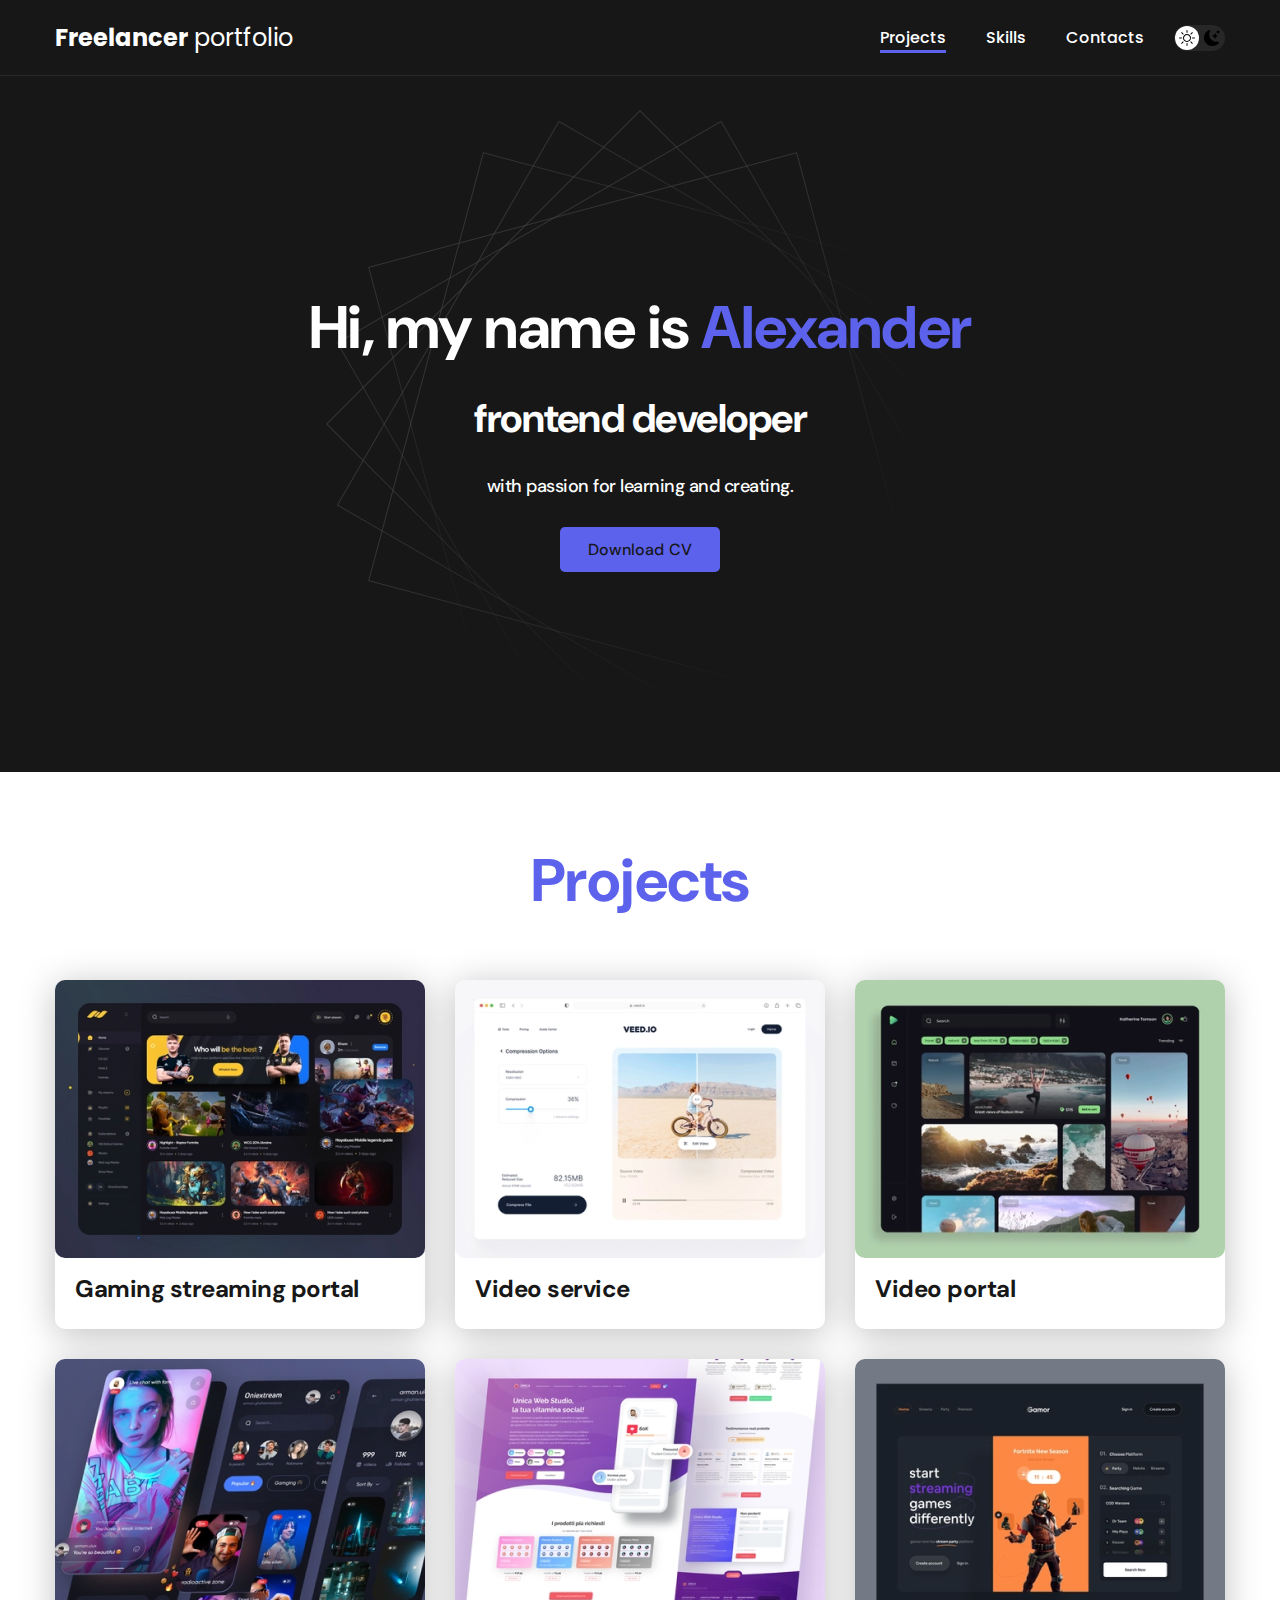
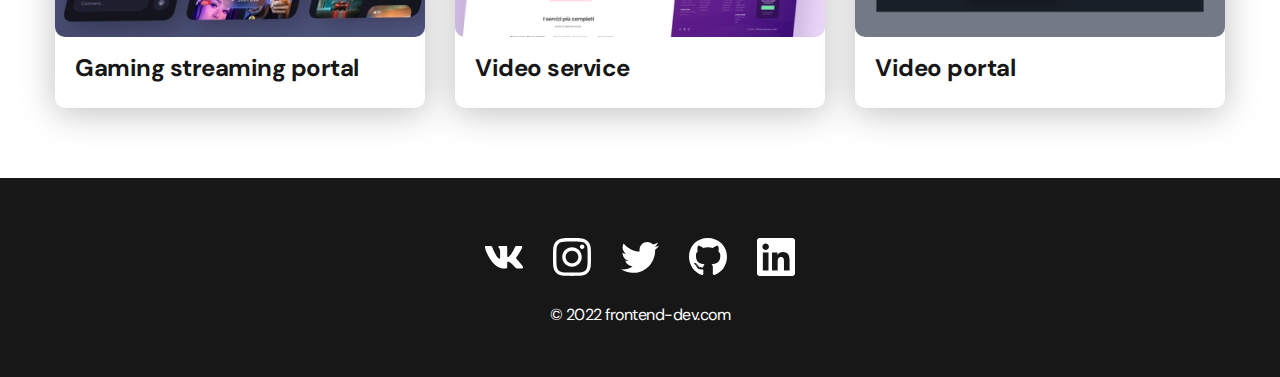
<file: index.html>
<!DOCTYPE html>
<html lang="en">
<head>
  <meta charset="UTF-8">
  <title>Portfolio</title>
  <link rel="stylesheet" href="./css/main.css">
</head>

<body>
<nav class="nav">
  <div class="container">
    <div class="nav-row">
      <div class="logo">
        <a class="logo-img" href="./index.html"><strong>Freelancer</strong> portfolio</a>
      </div>

      <div class="dark-mode-btn">
        <img class="dark-mode-icon" src="./img/icons/sun.svg" alt="light-mod">
        <img class="dark-mode-icon " src="./img/icons/moon.svg" alt="dark-mod">
      </div>

      <ul class="nav-menu">
        <li class="nav-menu__item nav-menu__item-active">
          <a class="nav-menu__link" href="./projects.html">Projects</a>
        </li>
        <li class="nav-menu__item">
          <a class="nav-menu__link" href="./skills.html">Skills</a>
        </li>
        <li class="nav-menu__item">
          <a class="nav-menu__link" href="./contacts.html">Contacts</a>
        </li>
      </ul>
    </div>
  </div>
</nav>

<header class="header">
  <div class="header-wrapper">
    <h1>Hi, my name is <em>Alexander</em>
      <br><span>frontend developer</span>
    </h1>
    <p>with passion for learning and creating.</p>
    <a class="header-btn" href="#">Download CV</a>
  </div>
</header>

<section class="projects">
  <div class="container">
    <h2 class="project-title">Projects</h2>
    <div class="project">
      <ul class="project-item">
        <li class="project-item__elem">
          <a href="./projects.html">
            <img class="project-img" src="./img/projects/01.jpg" alt="project-img">
            <p class="project-description">Gaming streaming portal</p>
          </a>
        </li>
        <li class="project-item__elem">
          <a href="./projects.html">
            <img class="project-img" src="./img/projects/02.jpg" alt="project-img">
            <p class="project-description">Video service</p>
          </a>
        </li>
        <li class="project-item__elem">
          <a href="./projects.html">
            <img class="project-img" src="./img/projects/03.jpg" alt="project-img">
            <p class="project-description">Video portal</p>
          </a>
        </li>
        <li class="project-item__elem">
          <a href="./projects.html">
            <img class="project-img" src="./img/projects/04.jpg" alt="project-img">
            <p class="project-description">Gaming streaming portal</p>
          </a>
        </li>
        <li class="project-item__elem">
          <a href="./projects.html">
            <img class="project-img" src="./img/projects/05.jpg" alt="project-img">
            <p class="project-description">Video service</p>
          </a>
        </li>
        <li class="project-item__elem">
          <a href="./projects.html">
            <img class="project-img" src="./img/projects/06.jpg" alt="project-img">
            <p class="project-description">Video portal</p>
          </a>
        </li>
      </ul>
    </div>
  </div>
</section>

<footer class="footer">
  <div class="container">
    <div class="footer-wrapper">
      <ul class="footer-wrapper__item">
        <li class="footer-wrapper__items">
          <a href="#">
            <img src="./img/icons/vk.svg" alt="Link">
          </a>
        </li>
        <li class="footer-wrapper__items">
          <a href="#">
            <img src="./img/icons/instagramm.svg" alt="Link">
          </a>
        </li>
        <li class="footer-wrapper__items">
          <a href="#">
            <img src="./img/icons/twitter.svg" alt="Link">
          </a>
        </li>
        <li class="footer-wrapper__items">
          <a href="#">
            <img src="./img/icons/gitHub.svg" alt="Link">
          </a>
        </li>
        <li class="footer-wrapper__items">
          <a href="#">
            <img src="./img/icons/linkedIn.svg" alt="Link">
          </a>
        </li>
      </ul>
      <div class="copyright">
        <a href="#">© 2022 frontend-dev.com</a>
      </div>
    </div>
  </div>
</footer>

<script src="./js/main.js"></script>

</body>
</html>
</file>
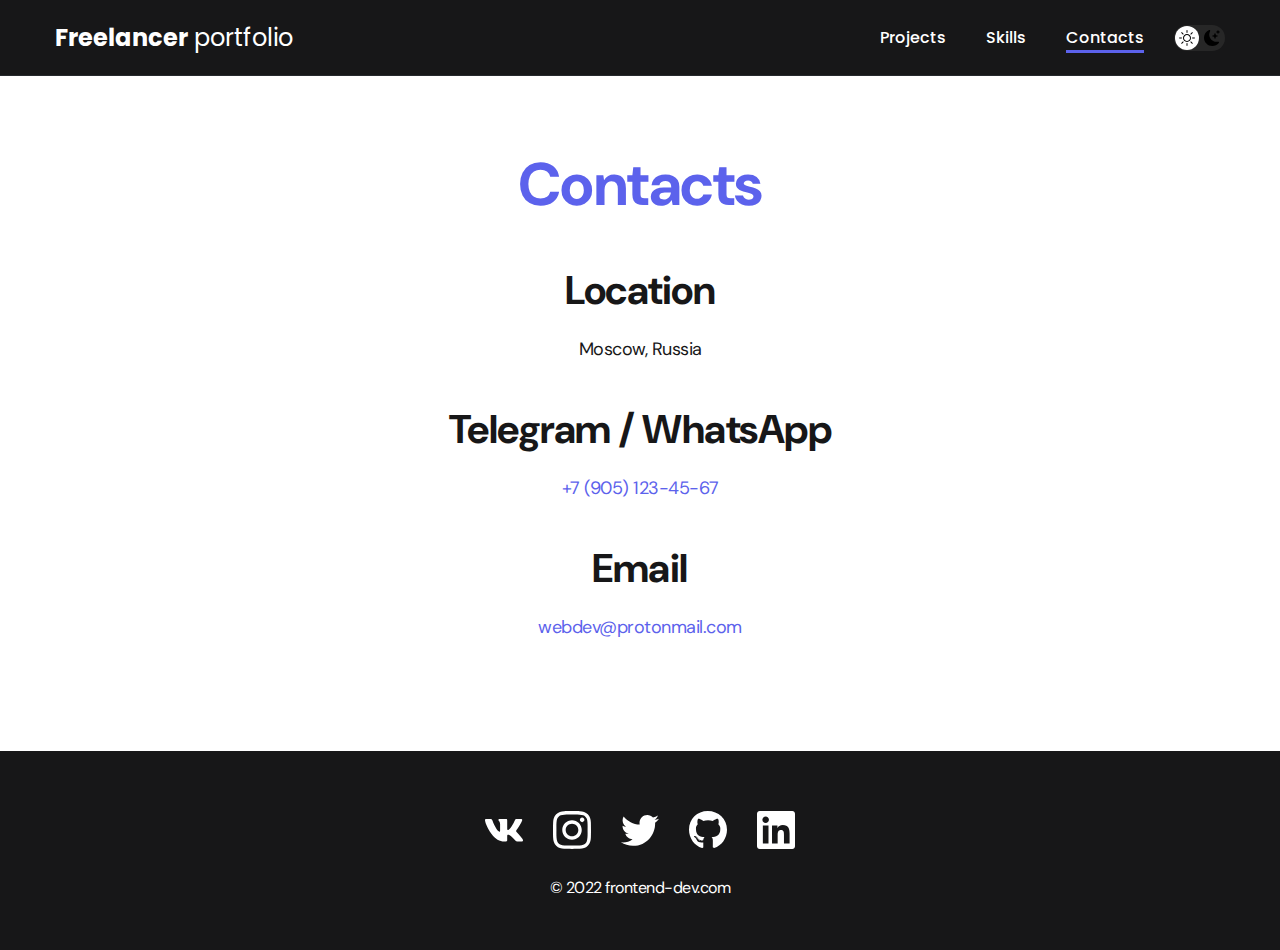
<file: contacts.html>
<!DOCTYPE html>
<html lang="en">
<head>
  <meta charset="UTF-8">
  <title>Portfolio</title>
  <link rel="stylesheet" href="./css/main.css">
</head>

<body>
<nav class="nav">
  <div class="container">
    <div class="nav-row">
      <div class="logo">
        <a class="logo-img" href="./index.html"><strong>Freelancer</strong> portfolio</a>
      </div>

      <div class="dark-mode-btn">
        <img class="dark-mode-icon" src="./img/icons/sun.svg" alt="light-mod">
        <img class="dark-mode-icon " src="./img/icons/moon.svg" alt="dark-mod">
      </div>

      <ul class="nav-menu">
        <li class="nav-menu__item">
          <a class="nav-menu__link" href="./projects.html">Projects</a>
        </li>
        <li class="nav-menu__item">
          <a class="nav-menu__link" href="./skills.html">Skills</a>
        </li>
        <li class="nav-menu__item nav-menu__item-active">
          <a class="nav-menu__link" href="./contacts.html">Contacts</a>
        </li>
      </ul>
    </div>
  </div>
</nav>

<section class="projects">
  <div class="cards-wrapper">
    <h2 class="project-title project-cards__title">Contacts</h2>
    <ul class="skills">
      <li class="skills-item">
        <h3 class="skills-title">Location</h3>
        <p class="skills-subtitle">Moscow, Russia</p>
      </li>
      <li class="skills-item">
        <h3 class="skills-title">Telegram / WhatsApp</h3>
        <a class="skills-contact" href="tel:+79051234567">
            <p class="skills-subtitle">+7 (905) 123-45-67</p>
          </a>
      </li>
      <li class="skills-item">
        <h3 class="skills-title">Email</h3>
        <a class="skills-contact" href="mailto:webdev@protonmail.com">
          <p class="skills-subtitle">webdev@protonmail.com</p>
        </a>
      </li>
    </ul>
  </div>
</section>

<footer class="footer">
  <div class="container">
    <div class="footer-wrapper">
      <ul class="footer-wrapper__item">
        <li class="footer-wrapper__items">
          <a href="#">
            <img src="./img/icons/vk.svg" alt="Link">
          </a>
        </li>
        <li class="footer-wrapper__items">
          <a href="#">
            <img src="./img/icons/instagramm.svg" alt="Link">
          </a>
        </li>
        <li class="footer-wrapper__items">
          <a href="#">
            <img src="./img/icons/twitter.svg" alt="Link">
          </a>
        </li>
        <li class="footer-wrapper__items">
          <a href="#">
            <img src="./img/icons/gitHub.svg" alt="Link">
          </a>
        </li>
        <li class="footer-wrapper__items">
          <a href="#">
            <img src="./img/icons/linkedIn.svg" alt="Link">
          </a>
        </li>
      </ul>
      <div class="copyright">
        <a href="#">© 2022 frontend-dev.com</a>
      </div>
    </div>
  </div>
</footer>

<script src="./js/main.js"></script>

</body>
</html>
</file>
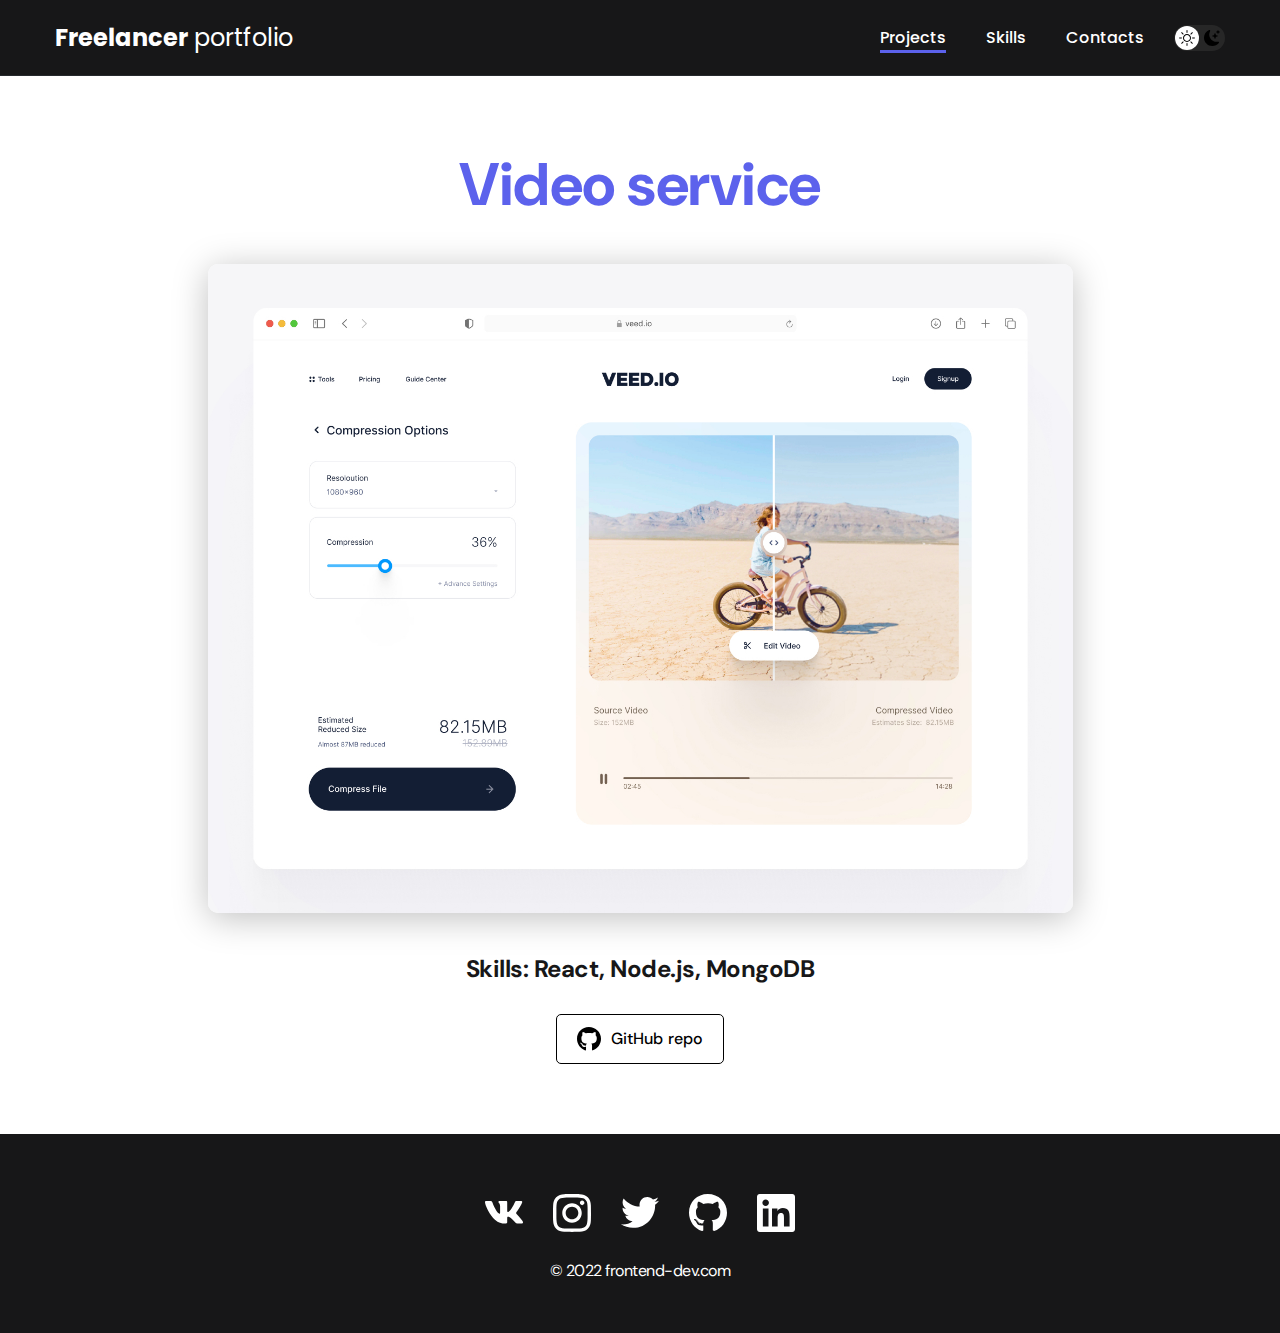
<file: projects.html>
<!DOCTYPE html>
<html lang="en">
<head>
  <meta charset="UTF-8">
  <title>Portfolio</title>
  <link rel="stylesheet" href="./css/main.css">
</head>

<body>
<nav class="nav">
  <div class="container">
    <div class="nav-row">
      <div class="logo">
        <a class="logo-img" href="./index.html"><strong>Freelancer</strong> portfolio</a>
      </div>

      <div class="dark-mode-btn">
        <img class="dark-mode-icon" src="./img/icons/sun.svg" alt="light-mod">
        <img class="dark-mode-icon " src="./img/icons/moon.svg" alt="dark-mod">
      </div>

      <ul class="nav-menu">
        <li class="nav-menu__item nav-menu__item-active">
          <a class="nav-menu__link" href="./projects.html">Projects</a>
        </li>
        <li class="nav-menu__item">
          <a class="nav-menu__link" href="./skills.html">Skills</a>
        </li>
        <li class="nav-menu__item">
          <a class="nav-menu__link" href="./contacts.html">Contacts</a>
        </li>
      </ul>
    </div>
  </div>
</nav>

<section class="projects">
  <div class="cards-wrapper">
    <h2 class="project-title project-cards__title">Video service</h2>
    <div class="container">
      <div class="card-item">
        <img class="cards-cart" src="./img/projects/02-big.jpg" alt="project-bg">
        <p class="card-description">Skills: React, Node.js, MongoDB</p>
        <a class="card-link" href="#">
          <img class="card-link__icon" src="./img/icons/dark-gitHub.svg" alt="social-icon">
          <p>GitHub repo</p>
        </a>
      </div>
    </div>
  </div>
</section>

<footer class="footer">
  <div class="container">
    <div class="footer-wrapper">
      <ul class="footer-wrapper__item">
        <li class="footer-wrapper__items">
          <a href="#">
            <img src="./img/icons/vk.svg" alt="Link">
          </a>
        </li>
        <li class="footer-wrapper__items">
          <a href="#">
            <img src="./img/icons/instagramm.svg" alt="Link">
          </a>
        </li>
        <li class="footer-wrapper__items">
          <a href="#">
            <img src="./img/icons/twitter.svg" alt="Link">
          </a>
        </li>
        <li class="footer-wrapper__items">
          <a href="#">
            <img src="./img/icons/gitHub.svg" alt="Link">
          </a>
        </li>
        <li class="footer-wrapper__items">
          <a href="#">
            <img src="./img/icons/linkedIn.svg" alt="Link">
          </a>
        </li>
      </ul>
      <div class="copyright">
        <a href="#">© 2022 frontend-dev.com</a>
      </div>
    </div>
  </div>
</footer>

<script src="./js/main.js"></script>

</body>
</html>
</file>
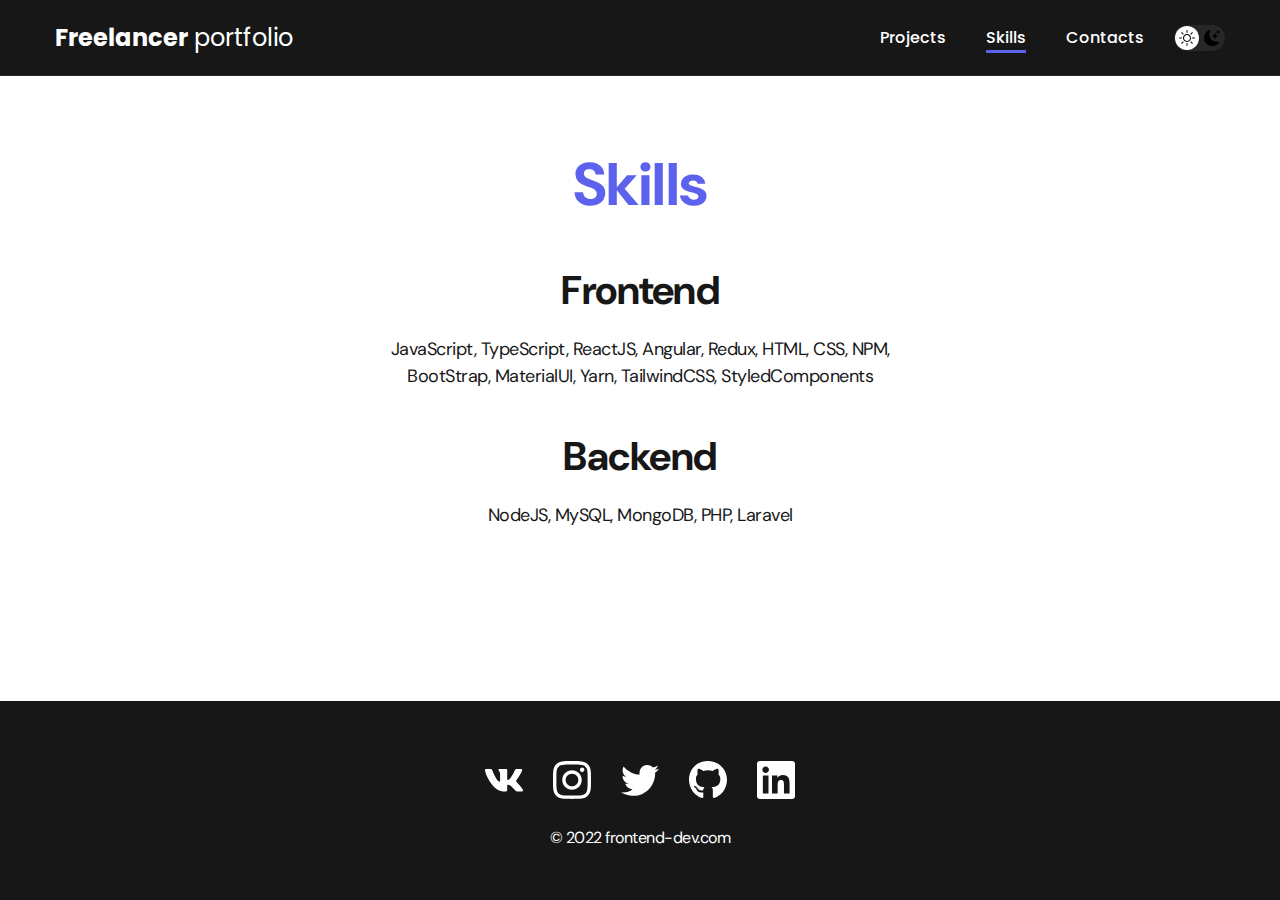
<file: skills.html>
<!DOCTYPE html>
<html lang="en">
<head>
  <meta charset="UTF-8">
  <title>Portfolio</title>
  <link rel="stylesheet" href="./css/main.css">
</head>

<body>
<nav class="nav">
  <div class="container">
    <div class="nav-row">
      <div class="logo">
        <a class="logo-img" href="./index.html"><strong>Freelancer</strong> portfolio</a>
      </div>

      <div class="dark-mode-btn">
        <img class="dark-mode-icon" src="./img/icons/sun.svg" alt="light-mod">
        <img class="dark-mode-icon " src="./img/icons/moon.svg" alt="dark-mod">
      </div>

      <ul class="nav-menu">
        <li class="nav-menu__item">
          <a class="nav-menu__link" href="./projects.html">Projects</a>
        </li>
        <li class="nav-menu__item nav-menu__item-active">
          <a class="nav-menu__link" href="./skills.html">Skills</a>
        </li>
        <li class="nav-menu__item">
          <a class="nav-menu__link" href="./contacts.html">Contacts</a>
        </li>
      </ul>
    </div>
  </div>
</nav>

<section class="projects" style="height: 100vh">
  <div class="cards-wrapper">
    <h2 class="project-title project-cards__title">Skills</h2>
    <ul class="skills">
      <li class="skills-item">
        <h3 class="skills-title">Frontend </h3>
        <p class="skills-subtitle">JavaScript, TypeScript, ReactJS, Angular, Redux, HTML, CSS, NPM, BootStrap, MaterialUI, Yarn, TailwindCSS, StyledComponents</p>
      </li>
      <li class="skills-item">
        <h3 class="skills-title">Backend </h3>
        <p class="skills-subtitle">NodeJS, MySQL, MongoDB, PHP, Laravel</p>
      </li>
    </ul>
  </div>
</section>

<footer class="footer">
  <div class="container">
    <div class="footer-wrapper">
      <ul class="footer-wrapper__item">
        <li class="footer-wrapper__items">
          <a href="#">
            <img src="./img/icons/vk.svg" alt="Link">
          </a>
        </li>
        <li class="footer-wrapper__items">
          <a href="#">
            <img src="./img/icons/instagramm.svg" alt="Link">
          </a>
        </li>
        <li class="footer-wrapper__items">
          <a href="#">
            <img src="./img/icons/twitter.svg" alt="Link">
          </a>
        </li>
        <li class="footer-wrapper__items">
          <a href="#">
            <img src="./img/icons/gitHub.svg" alt="Link">
          </a>
        </li>
        <li class="footer-wrapper__items">
          <a href="#">
            <img src="./img/icons/linkedIn.svg" alt="Link">
          </a>
        </li>
      </ul>
      <div class="copyright">
        <a href="#">© 2022 frontend-dev.com</a>
      </div>
    </div>
  </div>
</footer>

<script src="./js/main.js"></script>

</body>
</html>
</file>
<file: css/main.css>
@import "reset.css";

@import url('https://fonts.googleapis.com/css2?family=DM+Sans:wght@400;500;700&family=Poppins:wght@400;500;700&display=swap');

:root {
    --black: #171718;
    --dark-border: #26292D;
    --white: #fff;
    --purple: #5C62EC;
    --page-color: #272727;

    --dark-bg: var(--black);
    --dark-text: var(--black);
    --header-text: var(--white);
    --accent: var(--purple);
    --header-border: var(--dark-border);

    /*Light mode*/
    --page-bg: var(--black);
    --color-text: var(--black);
    --project-h2: var(--accent);
    --projects-bg-color: var(--white);
}

.dark {
    --projects-bg-color: var(--black);
    --project-h2: var(--white);
    --github-btn: var(--white);
    --page-bg: var(--page-color);
    --color-text: var(--white);
    min-height: 100vh;
}

html, body {
    display: flex;
    flex-direction: column;
    height: 100%;
    font-family: 'DM Sans', sans-serif;

    --page-bg: var(--white);
    --color-text: var(--black);
}

.container {
    margin: 0 auto;
    padding: 0 15px;
    max-width: 1200px;
}

/*DARK-MODE-BTN*/
.dark-mode-btn {
    order: 9;
    position: relative;
    width: 51px;
    height: 26px;
    background-color: #272727;
    border-radius: 50px;
    display: flex;
    padding: 5px;
    justify-content: space-between;
    cursor: pointer;
}

.dark-mode-btn:before {
    content: '';
    width: 24px;
    height: 24px;
    background-color: #fff;
    border-radius: 50%;
    position: absolute;
    top: 1px;
    left: 1px;
    transition: left 0.2s ease-in;
}
.dark-mode-btn-active:before {
    left: 26px;
}

.dark-mode-icon {
    position: relative;
    z-index: 9;
}

/*NAV*/

.nav {
    padding: 20px 0;
    background-color: var(--dark-bg);
    color: var(--header-text);
    border-bottom: 1px solid var(--header-border);;
}

.nav-row {
    display: flex;
    justify-content: right;
    align-items: center;
    flex-wrap: wrap;
    column-gap: 30px;
    row-gap: 20px;
    font-family: 'Poppins', sans-serif;
}

.logo {
    margin-right: auto;
}

.logo-img {
    color: var(--header-text);
    font-size: 24px;
    font-weight: 400;
}

.logo-img strong {
    font-weight: 700;
}

.nav-menu {
    display: flex;
    gap: 40px;
}

.nav-menu__item {
    position: relative;
    transition: opacity 0.3s ease-in;
}

.nav-menu__item:hover {
    opacity: 0.8;
}

.nav-menu__item-active:before {
    content: '';
    position: absolute;
    width: 100%;
    height: 3px;
    background-color: var(--accent);
    top: 100%;
}

.nav-menu__link {
    color: var(--header-text);
    font-size: 16px;
    font-weight: 500;
}

/* HEADER */

.header {
    padding: 34px 0;
    min-height: 696px;
    display: flex;
    justify-content: center;
    align-items: center;

    background-image: url('./../img/header-bg.png');
    background-repeat: no-repeat;
    background-size: auto;
    background-position: center center;

    background-color: var(--dark-bg);
    color: var(--white);
    letter-spacing: -0.5px;
    text-align: center;
}

.header-wrapper {
    padding: 0 15px;
    max-width: 750px;
}

.header h1 {
    font-weight: 700;
    line-height: 1.4;
    font-size: 60px;
    margin-bottom: 20px;
}

.header h1 em {
    color: var(--accent);
    font-style: normal;
}

.header span {
    font-size: 40px;
}

.header p {
    font-weight: 500;
    font-size: 18px;
    line-height: 24px;
    margin-bottom: 40px;
}

.header-btn {
    border-radius: 5px;
    color: var(--color-text);
    background: var(--accent);
    padding: 12px 28px;
    font-weight: 500;
    font-size: 16px;
    line-height: 24px;
    letter-spacing: 0.15px;
    transition: opacity 0.3s ease-in;
}

.header-btn:hover {
    opacity: 0.8;
}

.header-btn:active {
    position: relative;
    top: 1px;
}

/*PROJECT*/

.projects {
    background-color: var(--page-bg);
    padding: 70px 0;
    letter-spacing: -0.5px;
    font-weight: 700;
    line-height: 1.3;
}

.project-title {
    color: var(--project-h2);
    font-size: 60px;
    text-align: center;
    margin-bottom: 60px;
}

.project-item {
    display: flex;
    flex-wrap: wrap;
    row-gap: 30px;
    column-gap: 30px;
    justify-content: center;
}

.project-item__elem {
    width: 370px;
    background-color: var(--projects-bg-color);
    border-radius: 10px;
    box-shadow: 0 5px 35px rgba(0, 0, 0, 0.25);
}

.project-img {
    border-radius: 10px;
}

.project-description {
    color: var(--color-text);
    padding: 15px 20px 25px;
    font-size: 24px;
}

/*PROJECT-CARDS*/
.cards-wrapper {
    display: flex;
    flex-direction: column;
    align-items: center;
}

.project-cards__title {
    margin-bottom: 40px;
}

.card-item {
    max-width: 865px;
    display: flex;
    flex-direction: column;
    align-items: center;
}

.cards-cart {
    border-radius: 10px;
    box-shadow: 0 5px 35px rgba(0, 0, 0, 0.25);
    margin-bottom: 40px;
}

.card-description {
    margin-bottom: 30px;
    font-weight: 700;
    font-size: 24px;
    line-height: 130%;
    letter-spacing: -0.5px;
    color: var(--color-text);
}

.card-link {
    background-color: var(--github-btn);
    display: flex;
    align-items: center;
    column-gap: 10px;
    color: #000;
    font-weight: 500;
    font-size: 16px;
    line-height: 24px;
    letter-spacing: 0.15px;
    border: 1px solid #000;
    border-radius: 5px;
    padding: 12px 20px;
    transition: opacity 0.3s ease-in;
}

.card-link:hover {
    opacity: 0.8;
}

.card-link:active {
    position: relative;
    top: 1px;
}

/*SKILLS*/

.skills {
    max-width: 571px;
    text-align: center;
    color: var(--color-text);
    letter-spacing: -0.5px;
}

.skills-item {
    display: flex;
    flex-direction: column;
    align-items: center;
}

.skills-title {
    margin-bottom: 20px;
    font-weight: 700;
    font-size: 40px;
    line-height: 1.3;
}

.skills-contact {
    color: var(--accent);
}

.skills-subtitle {
    margin-bottom: 40px;
    font-weight: 400;
    font-size: 18px;
    line-height: 1.5;
}


/*FOOTER*/

.footer {
    margin-top: auto;
    padding: 60px 0 50px;
    background-color: var(--dark-bg);
}

.footer-wrapper {
    display: flex;
    align-items: center;
    flex-direction: column;
    row-gap: 27px;
}

.footer-wrapper__item {
    display: flex;
    align-items: center;
    column-gap: 30px;
    transition: opacity 0.3s ease-in;
}

.footer-wrapper__item:hover {
    opacity: 0.8;
}

.copyright a {
    color: var(--header-text);
    letter-spacing: -0.5px;
    font-weight: 400;
    font-size: 16px;
    line-height: 1.5;
    transition: opacity 0.3s ease-in;
}

.copyright a:hover {
    opacity: 0.8;
}

@media (max-width: 620px) {
    /*DARK-MODE-BTN*/
    .dark-mode-btn {
        order: 0;
    }

    /*NAV*/
    .nav-menu {
        margin-right: auto;
    }

    /*HEADER*/
    .header {
        min-height: unset;
    }

    .header h1 {
        font-size: 30px;
    }

    .header span {
        font-size: 40px;
    }

    /*PROJECTS*/
    .project-title {
        margin-bottom: 30px;
        font-size: 40px;
    }

    .projects {
        padding: 40px 0;
    }

    .project-description {
        font-size: 22px;
    }

    /*FOOTER*/
    .footer {
        padding: 40px 0 30px;
    }

    .footer-wrapper {
        row-gap: 20px;
    }

    .footer-wrapper__item {
        column-gap: 20px;
    }

    .footer-wrapper__items {
        width: 28px;
    }

    /*SKILLS*/
    .skills-title {
        margin-bottom: 10px;
        font-size: 30px;
    }

    .skills-subtitle {
        margin-bottom: 20px;
        font-size: 16px;
    }

    .card-description {
        margin-bottom: 20px;
        font-size: 22px;
    }
}
</file>
